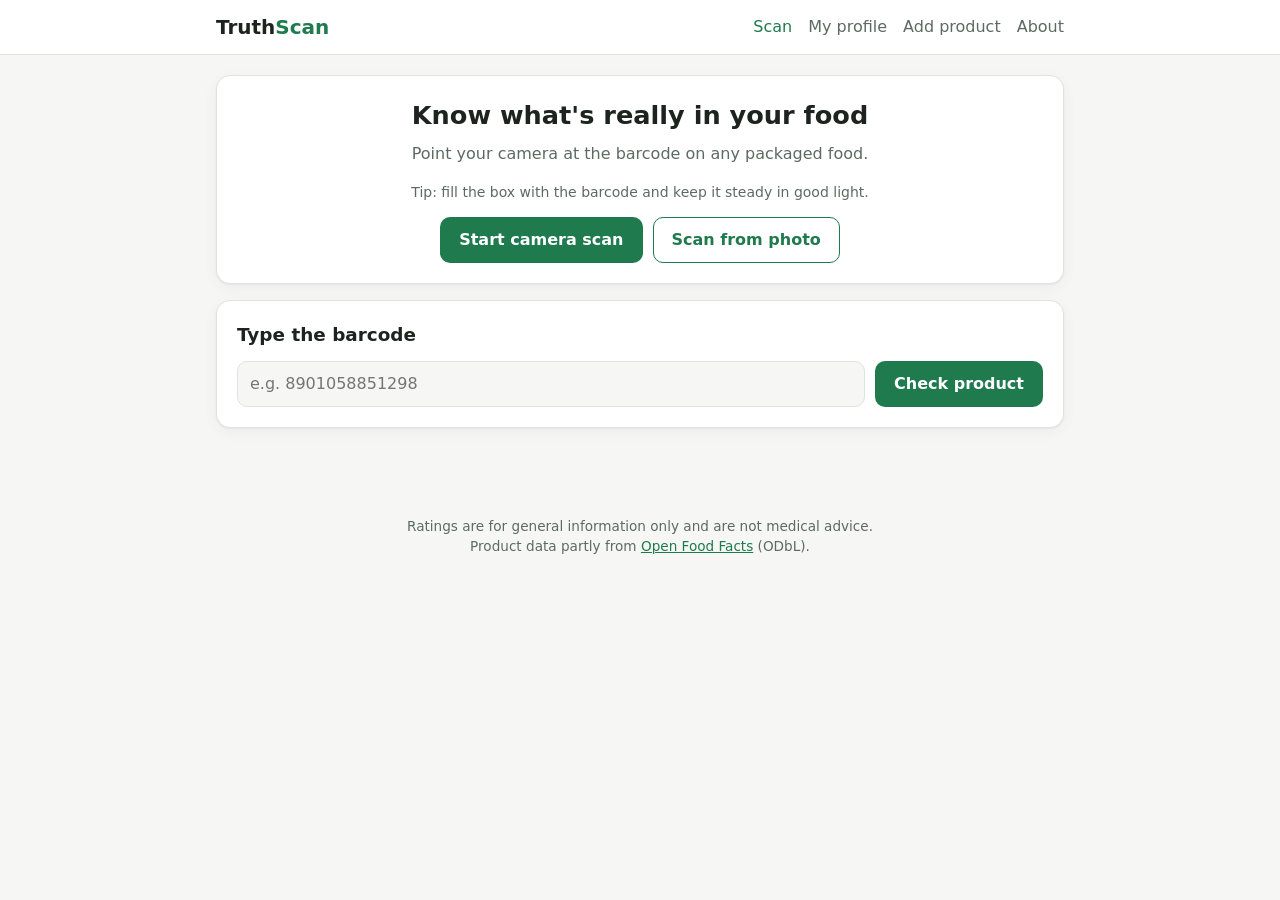
<file: index.html>
<!doctype html>
<html lang="en">
<head>
  <meta charset="utf-8">
  <meta name="viewport" content="width=device-width, initial-scale=1">
  <title>TruthScan – Know what's in your food</title>
  <meta name="description" content="Scan a packaged food barcode and get a simple health rating, hidden sugars, additives and allergens.">
  <link rel="icon" href="data:image/svg+xml,%3Csvg xmlns='http://www.w3.org/2000/svg' viewBox='0 0 32 32'%3E%3Crect width='32' height='32' rx='7' fill='%231f7a4d'/%3E%3Cpath d='M8 9v14M11 9v14M14 9v14M18 9v14M21 9v14M24 9v14' stroke='white' stroke-width='2'/%3E%3C/svg%3E">
  <link rel="stylesheet" href="style.css">
</head>
<body>
  <header class="site-header">
    <div class="inner">
      <a class="logo" href="index.html">Truth<span>Scan</span></a>
      <nav>
        <a href="index.html">Scan</a>
        <a href="profile.html">My profile</a>
        <a href="submit.html">Add product</a>
        <a href="about.html">About</a>
      </nav>
    </div>
  </header>

  <main>
    <section class="card scan-hero">
      <h1>Know what's really in your food</h1>
      <p class="muted">Point your camera at the barcode on any packaged food.</p>

      <div id="reader" class="hidden"></div>
      <div id="frameDecoder" class="hidden"></div>
      <p class="muted small">Tip: fill the box with the barcode and keep it steady in good light.</p>

      <div class="row" style="justify-content:center">
        <button id="startScan" class="btn">Start camera scan</button>
        <button id="stopScan" class="btn secondary hidden">Stop</button>
        <label class="btn secondary" style="margin:0">
          Scan from photo
          <input id="scanFile" type="file" accept="image/*" class="hidden">
        </label>
      </div>
      <div id="scanMessage" class="notice error hidden"></div>
    </section>

    <section class="card">
      <h2>Type the barcode</h2>
      <form id="barcodeForm" class="row">
        <input id="barcodeInput" inputmode="numeric" pattern="[0-9]{8,14}" placeholder="e.g. 8901058851298"
               aria-label="Barcode number" required>
        <button class="btn" type="submit">Check product</button>
      </form>
    </section>

  </main>

  <footer class="site-footer">
    Ratings are for general information only and are not medical advice.<br>
    Product data partly from <a href="https://world.openfoodfacts.org" target="_blank" rel="noopener">Open Food Facts</a> (ODbL).
  </footer>

  <!-- html5-qrcode 2.3.8 (Apache-2.0), served from our own server so scanning never depends on a CDN -->
  <script src="html5-qrcode.min.js"></script>
  <script src="common.js"></script>
  <script src="home.js"></script>
</body>
</html>
</file>
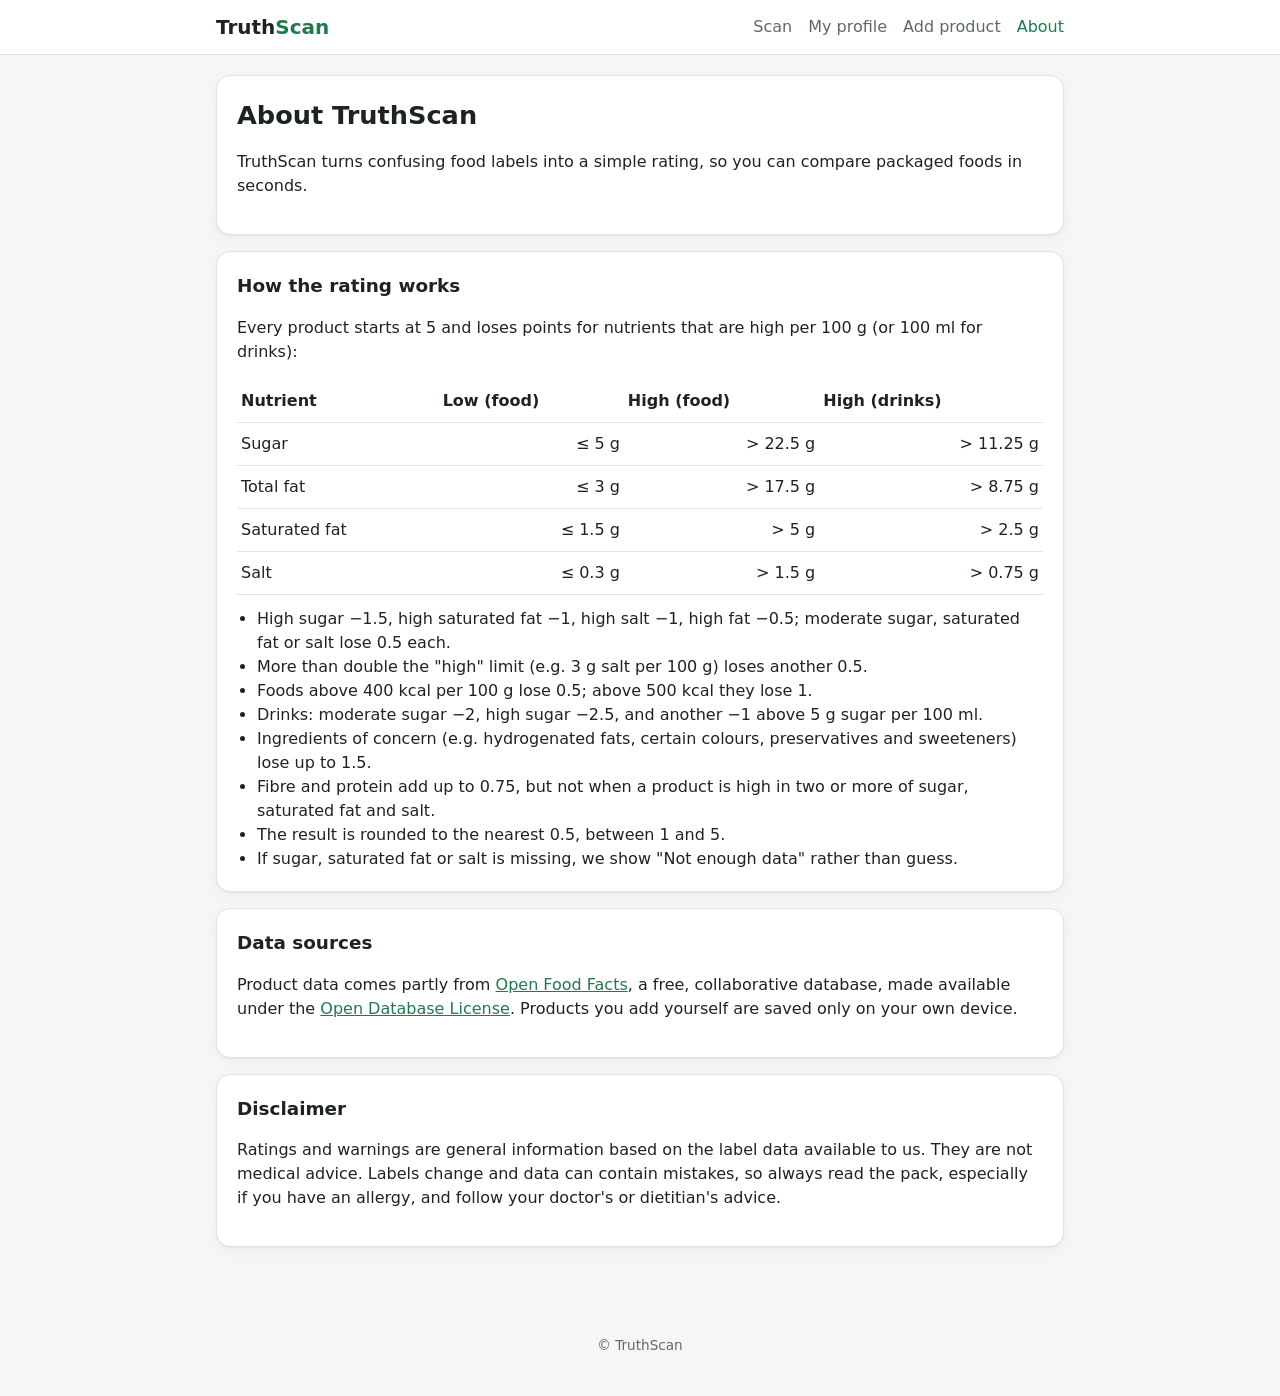
<file: about.html>
<!doctype html>
<html lang="en">
<head>
  <meta charset="utf-8">
  <meta name="viewport" content="width=device-width, initial-scale=1">
  <title>About & method – TruthScan</title>
  <link rel="icon" href="data:image/svg+xml,%3Csvg xmlns='http://www.w3.org/2000/svg' viewBox='0 0 32 32'%3E%3Crect width='32' height='32' rx='7' fill='%231f7a4d'/%3E%3Cpath d='M8 9v14M11 9v14M14 9v14M18 9v14M21 9v14M24 9v14' stroke='white' stroke-width='2'/%3E%3C/svg%3E">
  <link rel="stylesheet" href="style.css">
</head>
<body>
  <header class="site-header">
    <div class="inner">
      <a class="logo" href="index.html">Truth<span>Scan</span></a>
      <nav>
        <a href="index.html">Scan</a>
        <a href="profile.html">My profile</a>
        <a href="submit.html">Add product</a>
        <a href="about.html">About</a>
      </nav>
    </div>
  </header>

  <main>
    <section class="card">
      <h1>About TruthScan</h1>
      <p>TruthScan turns confusing food labels into a simple rating, so you can compare packaged foods in seconds.</p>
    </section>

    <section class="card">
      <h2>How the rating works</h2>
      <p>Every product starts at 5 and loses points for nutrients that are high per 100 g (or 100 ml for drinks):</p>
      <table>
        <tr><th>Nutrient</th><th>Low (food)</th><th>High (food)</th><th>High (drinks)</th></tr>
        <tr><td>Sugar</td><td class="num">≤ 5 g</td><td class="num">&gt; 22.5 g</td><td class="num">&gt; 11.25 g</td></tr>
        <tr><td>Total fat</td><td class="num">≤ 3 g</td><td class="num">&gt; 17.5 g</td><td class="num">&gt; 8.75 g</td></tr>
        <tr><td>Saturated fat</td><td class="num">≤ 1.5 g</td><td class="num">&gt; 5 g</td><td class="num">&gt; 2.5 g</td></tr>
        <tr><td>Salt</td><td class="num">≤ 0.3 g</td><td class="num">&gt; 1.5 g</td><td class="num">&gt; 0.75 g</td></tr>
      </table>
      <ul class="reasons" style="margin-top:12px">
        <li>High sugar −1.5, high saturated fat −1, high salt −1, high fat −0.5; moderate sugar, saturated fat or salt lose 0.5 each.</li>
        <li>More than double the "high" limit (e.g. 3 g salt per 100 g) loses another 0.5.</li>
        <li>Foods above 400 kcal per 100 g lose 0.5; above 500 kcal they lose 1.</li>
        <li>Drinks: moderate sugar −2, high sugar −2.5, and another −1 above 5 g sugar per 100 ml.</li>
        <li>Ingredients of concern (e.g. hydrogenated fats, certain colours, preservatives and sweeteners) lose up to 1.5.</li>
        <li>Fibre and protein add up to 0.75, but not when a product is high in two or more of sugar, saturated fat and salt.</li>
        <li>The result is rounded to the nearest 0.5, between 1 and 5.</li>
        <li>If sugar, saturated fat or salt is missing, we show "Not enough data" rather than guess.</li>
      </ul>
    </section>

    <section class="card">
      <h2>Data sources</h2>
      <p>Product data comes partly from <a href="https://world.openfoodfacts.org" target="_blank" rel="noopener">Open Food Facts</a>,
        a free, collaborative database, made available under the
        <a href="https://opendatacommons.org/licenses/odbl/1-0/" target="_blank" rel="noopener">Open Database License</a>.
        Products you add yourself are saved only on your own device.</p>
    </section>

    <section class="card">
      <h2>Disclaimer</h2>
      <p>Ratings and warnings are general information based on the label data available to us. They are not medical
        advice. Labels change and data can contain mistakes, so always read the pack, especially if you have an allergy,
        and follow your doctor's or dietitian's advice.</p>
    </section>
  </main>

  <footer class="site-footer">© TruthScan</footer>
  <script src="common.js"></script>
</body>
</html>
</file>
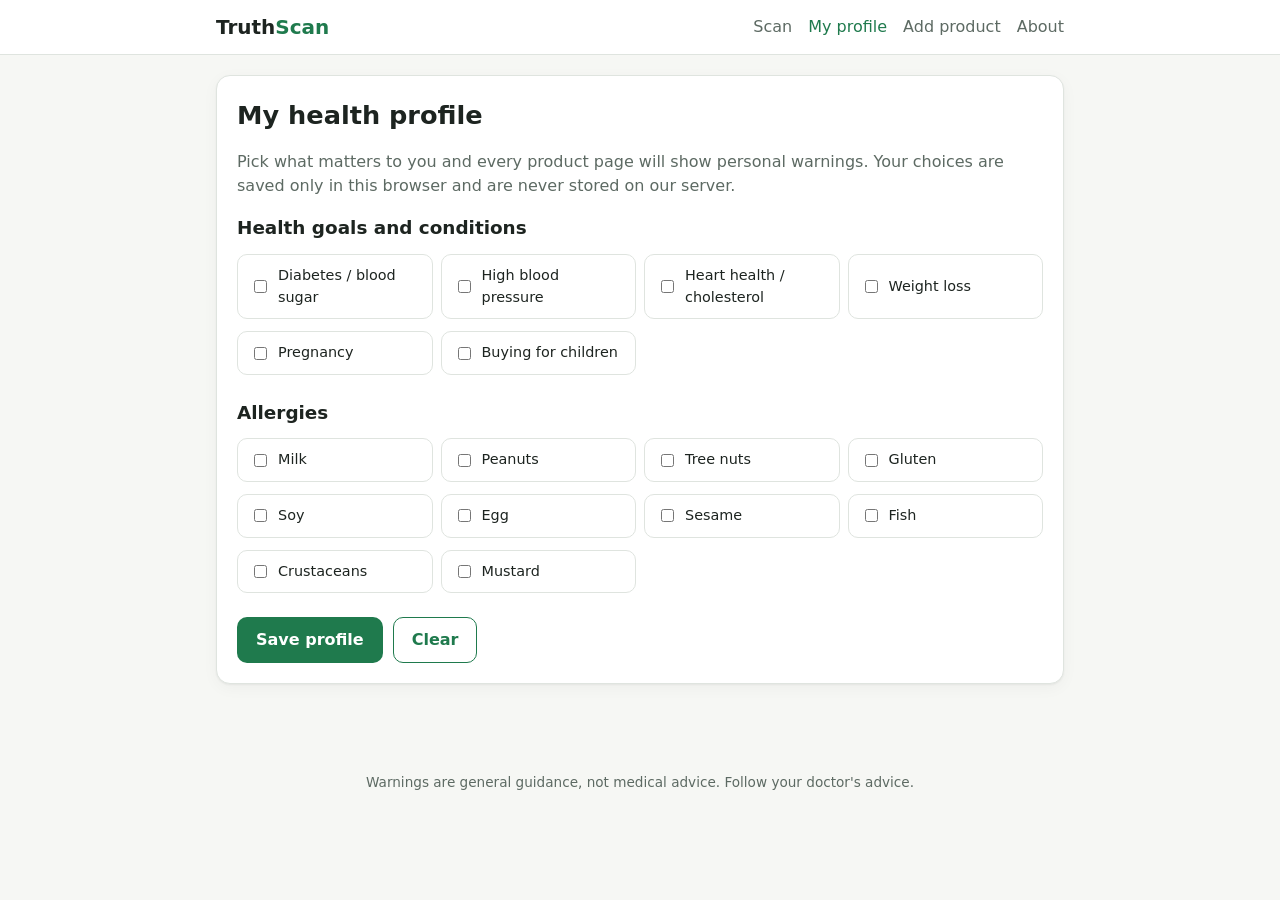
<file: profile.html>
<!doctype html>
<html lang="en">
<head>
  <meta charset="utf-8">
  <meta name="viewport" content="width=device-width, initial-scale=1">
  <title>My health profile – TruthScan</title>
  <link rel="icon" href="data:image/svg+xml,%3Csvg xmlns='http://www.w3.org/2000/svg' viewBox='0 0 32 32'%3E%3Crect width='32' height='32' rx='7' fill='%231f7a4d'/%3E%3Cpath d='M8 9v14M11 9v14M14 9v14M18 9v14M21 9v14M24 9v14' stroke='white' stroke-width='2'/%3E%3C/svg%3E">
  <link rel="stylesheet" href="style.css">
</head>
<body>
  <header class="site-header">
    <div class="inner">
      <a class="logo" href="index.html">Truth<span>Scan</span></a>
      <nav>
        <a href="index.html">Scan</a>
        <a href="profile.html">My profile</a>
        <a href="submit.html">Add product</a>
        <a href="about.html">About</a>
      </nav>
    </div>
  </header>

  <main>
    <section class="card">
      <h1>My health profile</h1>
      <p class="muted">Pick what matters to you and every product page will show personal warnings.
        Your choices are saved only in this browser and are never stored on our server.</p>

      <form id="profileForm">
        <h2>Health goals and conditions</h2>
        <div id="conditions" class="checks"></div>

        <h2 style="margin-top:20px">Allergies</h2>
        <div id="allergies" class="checks"></div>

        <div class="row" style="margin-top:20px">
          <button class="btn" type="submit">Save profile</button>
          <button class="btn secondary" type="button" id="clearBtn">Clear</button>
        </div>
      </form>
      <div id="saved" class="notice hidden"></div>
    </section>
  </main>

  <footer class="site-footer">Warnings are general guidance, not medical advice. Follow your doctor's advice.</footer>

  <script src="common.js"></script>
  <script src="profile.js"></script>
</body>
</html>
</file>
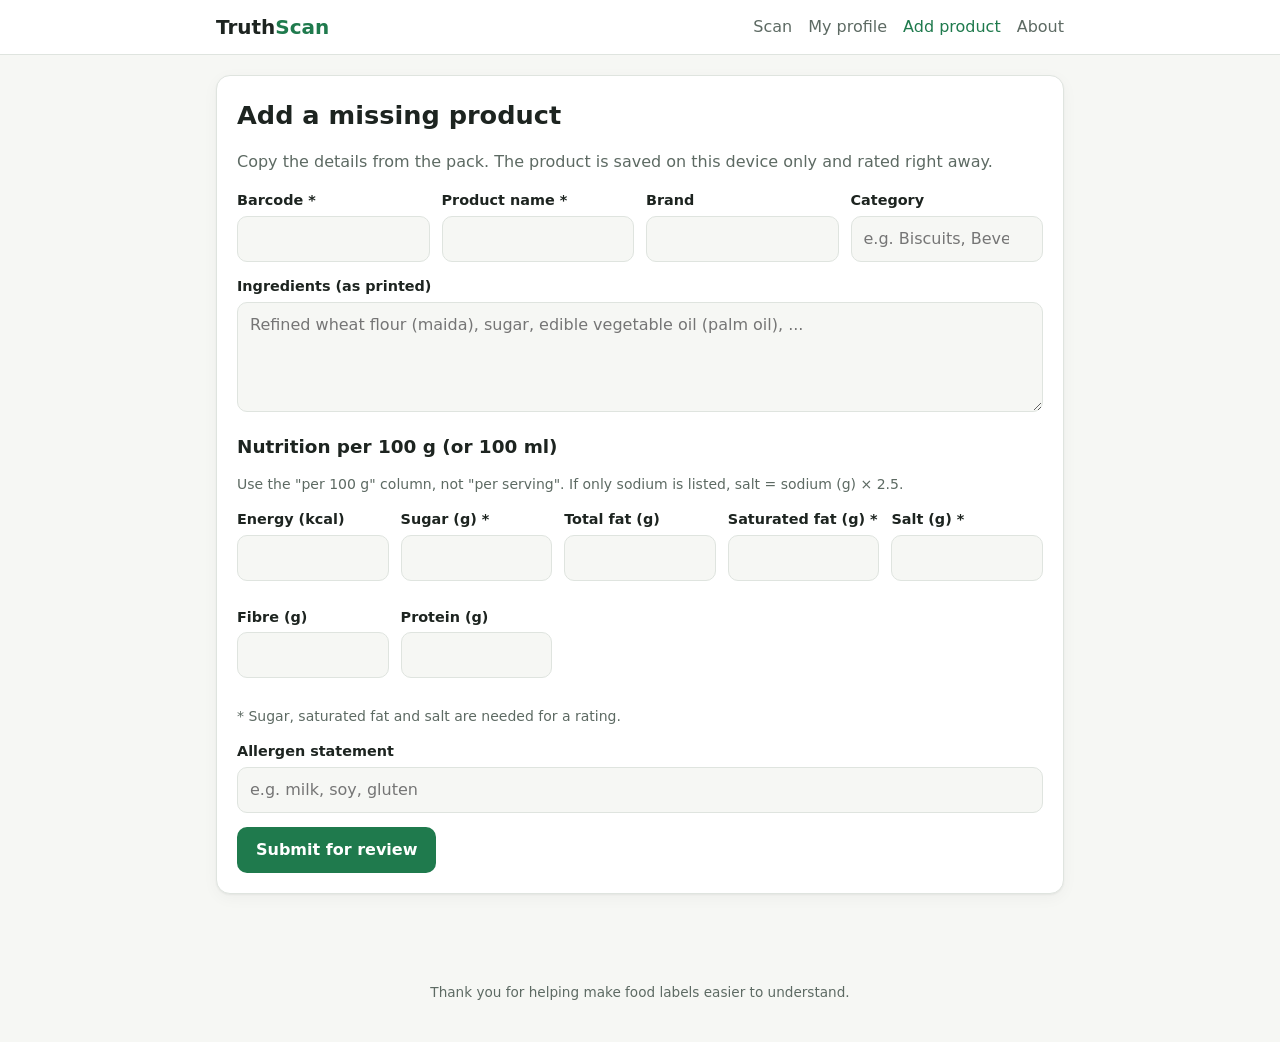
<file: submit.html>
<!doctype html>
<html lang="en">
<head>
  <meta charset="utf-8">
  <meta name="viewport" content="width=device-width, initial-scale=1">
  <title>Add a product – TruthScan</title>
  <link rel="icon" href="data:image/svg+xml,%3Csvg xmlns='http://www.w3.org/2000/svg' viewBox='0 0 32 32'%3E%3Crect width='32' height='32' rx='7' fill='%231f7a4d'/%3E%3Cpath d='M8 9v14M11 9v14M14 9v14M18 9v14M21 9v14M24 9v14' stroke='white' stroke-width='2'/%3E%3C/svg%3E">
  <link rel="stylesheet" href="style.css">
</head>
<body>
  <header class="site-header">
    <div class="inner">
      <a class="logo" href="index.html">Truth<span>Scan</span></a>
      <nav>
        <a href="index.html">Scan</a>
        <a href="profile.html">My profile</a>
        <a href="submit.html">Add product</a>
        <a href="about.html">About</a>
      </nav>
    </div>
  </header>

  <main>
    <section class="card">
      <h1>Add a missing product</h1>
      <p class="muted">Copy the details from the pack. The product is saved on this device only and rated right away.</p>

      <div id="formMessage" class="hidden"></div>

      <form id="submitForm" novalidate>
        <div class="grid-2">
          <div class="field">
            <label for="barcode">Barcode *</label>
            <input id="barcode" name="barcode" inputmode="numeric" pattern="[0-9]{8,14}" required>
          </div>
          <div class="field">
            <label for="name">Product name *</label>
            <input id="name" name="name" maxlength="255" required>
          </div>
          <div class="field">
            <label for="brand">Brand</label>
            <input id="brand" name="brand" maxlength="255">
          </div>
          <div class="field">
            <label for="category">Category</label>
            <input id="category" name="category" maxlength="255" list="categoryList"
                   placeholder="e.g. Biscuits, Beverages">
            <datalist id="categoryList">
              <option value="Biscuits"><option value="Snacks"><option value="Instant noodles">
              <option value="Breakfast cereals"><option value="Chocolates"><option value="Beverages">
              <option value="Juices"><option value="Dairy"><option value="Sauces"><option value="Bakery">
            </datalist>
          </div>
        </div>

        <div class="field">
          <label for="ingredientsText">Ingredients (as printed)</label>
          <textarea id="ingredientsText" name="ingredientsText" maxlength="5000"
                    placeholder="Refined wheat flour (maida), sugar, edible vegetable oil (palm oil), ..."></textarea>
        </div>

        <h2>Nutrition per 100 g (or 100 ml)</h2>
        <p class="muted small">Use the "per 100 g" column, not "per serving". If only sodium is listed, salt = sodium (g) × 2.5.</p>
        <div class="grid-2">
          <div class="field"><label for="energyKcal">Energy (kcal)</label><input id="energyKcal" name="energyKcal" type="number" step="0.1" min="0" max="900"></div>
          <div class="field"><label for="sugar">Sugar (g) *</label><input id="sugar" name="sugar" type="number" step="0.01" min="0" max="100"></div>
          <div class="field"><label for="fat">Total fat (g)</label><input id="fat" name="fat" type="number" step="0.01" min="0" max="100"></div>
          <div class="field"><label for="saturatedFat">Saturated fat (g) *</label><input id="saturatedFat" name="saturatedFat" type="number" step="0.01" min="0" max="100"></div>
          <div class="field"><label for="salt">Salt (g) *</label><input id="salt" name="salt" type="number" step="0.001" min="0" max="100"></div>
          <div class="field"><label for="fiber">Fibre (g)</label><input id="fiber" name="fiber" type="number" step="0.01" min="0" max="100"></div>
          <div class="field"><label for="protein">Protein (g)</label><input id="protein" name="protein" type="number" step="0.01" min="0" max="100"></div>
        </div>
        <p class="muted small">* Sugar, saturated fat and salt are needed for a rating.</p>

        <div class="field">
          <label for="allergens">Allergen statement</label>
          <input id="allergens" name="allergens" maxlength="1000" placeholder="e.g. milk, soy, gluten">
        </div>
        

        <button class="btn" type="submit" id="submitBtn">Submit for review</button>
      </form>
    </section>
  </main>

  <footer class="site-footer">Thank you for helping make food labels easier to understand.</footer>

  <script src="common.js"></script>
  <script src="engine.js"></script>
  <script src="submit.js"></script>
</body>
</html>
</file>
<file: style.css>
/* ---------- Theme ---------- */
:root {
  --bg: #f6f7f4;
  --surface: #ffffff;
  --text: #1d2420;
  --muted: #5d6a63;
  --border: #dfe4df;
  --brand: #1f7a4d;
  --brand-dark: #165c3a;
  --brand-soft: #e3f2ea;
  --good: #1f7a4d;
  --ok: #b7791f;
  --bad: #c0392b;
  --good-soft: #e3f2ea;
  --ok-soft: #fdf3e1;
  --bad-soft: #fbe7e5;
  --radius: 14px;
  --shadow: 0 1px 2px rgba(0, 0, 0, .05), 0 4px 16px rgba(0, 0, 0, .04);
}

@media (prefers-color-scheme: dark) {
  :root {
    --bg: #121614;
    --surface: #1b211e;
    --text: #e8ece9;
    --muted: #9aa8a0;
    --border: #2c3530;
    --brand: #4cc38a;
    --brand-dark: #3aa874;
    --brand-soft: #1d3329;
    --good: #4cc38a;
    --ok: #e0a84a;
    --bad: #ef6b5e;
    --good-soft: #1d3329;
    --ok-soft: #3a2f1c;
    --bad-soft: #3d2220;
    --shadow: none;
  }
}

* { box-sizing: border-box; }

body {
  margin: 0;
  font-family: system-ui, -apple-system, "Segoe UI", Roboto, sans-serif;
  background: var(--bg);
  color: var(--text);
  line-height: 1.5;
}

a { color: var(--brand); }
img { max-width: 100%; }

/* ---------- Layout ---------- */
.site-header {
  background: var(--surface);
  border-bottom: 1px solid var(--border);
  position: sticky;
  top: 0;
  z-index: 10;
}
.site-header .inner {
  max-width: 880px;
  margin: 0 auto;
  padding: 12px 16px;
  display: flex;
  align-items: center;
  justify-content: space-between;
  gap: 12px;
  flex-wrap: wrap;
}
.logo {
  font-weight: 800;
  font-size: 1.25rem;
  color: var(--text);
  text-decoration: none;
}
.logo span { color: var(--brand); }
.site-header nav { display: flex; gap: 16px; flex-wrap: wrap; }
.site-header nav a { color: var(--muted); text-decoration: none; font-weight: 500; }
.site-header nav a:hover, .site-header nav a.active { color: var(--brand); }

main {
  max-width: 880px;
  margin: 0 auto;
  padding: 20px 16px 48px;
}

.site-footer {
  text-align: center;
  color: var(--muted);
  font-size: .85rem;
  padding: 24px 16px 40px;
}

.card {
  background: var(--surface);
  border: 1px solid var(--border);
  border-radius: var(--radius);
  padding: 20px;
  margin-bottom: 16px;
  box-shadow: var(--shadow);
}

h1 { font-size: 1.6rem; margin: 0 0 8px; }
h2 { font-size: 1.15rem; margin: 0 0 12px; }
.muted { color: var(--muted); }
.small { font-size: .875rem; }
.hidden { display: none !important; }

/* ---------- Forms & buttons ---------- */
.btn {
  display: inline-flex;
  align-items: center;
  justify-content: center;
  gap: 8px;
  border: 1px solid transparent;
  border-radius: 10px;
  padding: 10px 18px;
  font: inherit;
  font-weight: 600;
  cursor: pointer;
  background: var(--brand);
  color: #fff;
  text-decoration: none;
}
.btn:hover { background: var(--brand-dark); }
.btn.secondary { background: transparent; color: var(--brand); border-color: var(--brand); }
.btn.secondary:hover { background: var(--brand-soft); }
.btn.danger { background: var(--bad); }
.btn:disabled { opacity: .6; cursor: not-allowed; }

.row { display: flex; gap: 10px; flex-wrap: wrap; }
.row > * { flex: 1 1 160px; }
.row > .btn { flex: 0 0 auto; }

label { display: block; font-weight: 600; margin-bottom: 4px; font-size: .9rem; }
input, textarea, select {
  width: 100%;
  font: inherit;
  padding: 10px 12px;
  border-radius: 10px;
  border: 1px solid var(--border);
  background: var(--bg);
  color: var(--text);
}
input:focus, textarea:focus { outline: 2px solid var(--brand); outline-offset: 1px; }
textarea { min-height: 110px; resize: vertical; }
.field { margin-bottom: 14px; }
.grid-2 { display: grid; grid-template-columns: repeat(auto-fit, minmax(150px, 1fr)); gap: 12px; }

.checks { display: grid; grid-template-columns: repeat(auto-fit, minmax(170px, 1fr)); gap: 8px; }
.check {
  display: flex; align-items: center; gap: 8px;
  padding: 10px 12px;
  border: 1px solid var(--border);
  border-radius: 10px;
  font-weight: 500;
  cursor: pointer;
}
.check input { width: auto; }

/* ---------- Scanner ---------- */
#reader {
  width: 100%;
  max-width: 480px;
  margin: 12px auto;
  border-radius: var(--radius);
  overflow: hidden;
}
.scan-hero { text-align: center; }
.scan-hero p { margin-top: 0; }

/* ---------- Messages ---------- */
.notice {
  padding: 12px 14px;
  border-radius: 10px;
  margin: 12px 0;
  background: var(--brand-soft);
}
.notice.error { background: var(--bad-soft); color: var(--bad); }
.notice.warn { background: var(--ok-soft); }

/* ---------- Search results / lists ---------- */
.list { list-style: none; padding: 0; margin: 0; }
.list li {
  display: flex; align-items: center; gap: 12px;
  padding: 10px 0;
  border-bottom: 1px solid var(--border);
}
.list li:last-child { border-bottom: 0; }
.list a { text-decoration: none; color: var(--text); flex: 1; }
.thumb {
  width: 48px; height: 48px;
  object-fit: contain;
  border-radius: 8px;
  background: var(--bg);
  flex: 0 0 48px;
}

/* ---------- Product page ---------- */
.product-head { display: flex; gap: 20px; align-items: flex-start; flex-wrap: wrap; }
.product-head img {
  width: 140px; height: 140px;
  object-fit: contain;
  background: #fff;
  border-radius: 12px;
  border: 1px solid var(--border);
}
.product-head .info { flex: 1 1 240px; }

.score {
  display: inline-flex; align-items: center; gap: 12px;
  padding: 10px 16px;
  border-radius: 12px;
  margin-top: 8px;
}
.score .value { font-size: 2rem; font-weight: 800; line-height: 1; }
.score .label { font-weight: 600; }
.score.good { background: var(--good-soft); color: var(--good); }
.score.ok { background: var(--ok-soft); color: var(--ok); }
.score.bad { background: var(--bad-soft); color: var(--bad); }
.score.none { background: var(--bg); color: var(--muted); }

.pill {
  display: inline-block;
  font-size: .75rem;
  font-weight: 700;
  padding: 2px 10px;
  border-radius: 999px;
}
.pill.LOW { background: var(--good-soft); color: var(--good); }
.pill.MEDIUM { background: var(--ok-soft); color: var(--ok); }
.pill.HIGH { background: var(--bad-soft); color: var(--bad); }

table { width: 100%; border-collapse: collapse; }
td, th { padding: 9px 4px; border-bottom: 1px solid var(--border); text-align: left; }
td.num { text-align: right; font-variant-numeric: tabular-nums; }

.flag { padding: 10px 0; border-bottom: 1px solid var(--border); }
.flag:last-child { border-bottom: 0; }
.flag strong { display: block; }

.tags { display: flex; flex-wrap: wrap; gap: 6px; }
.tag {
  background: var(--bg);
  border: 1px solid var(--border);
  border-radius: 999px;
  padding: 2px 10px;
  font-size: .85rem;
}

ul.reasons { margin: 0; padding-left: 20px; }

.loading { text-align: center; padding: 40px 0; color: var(--muted); }
</file>
